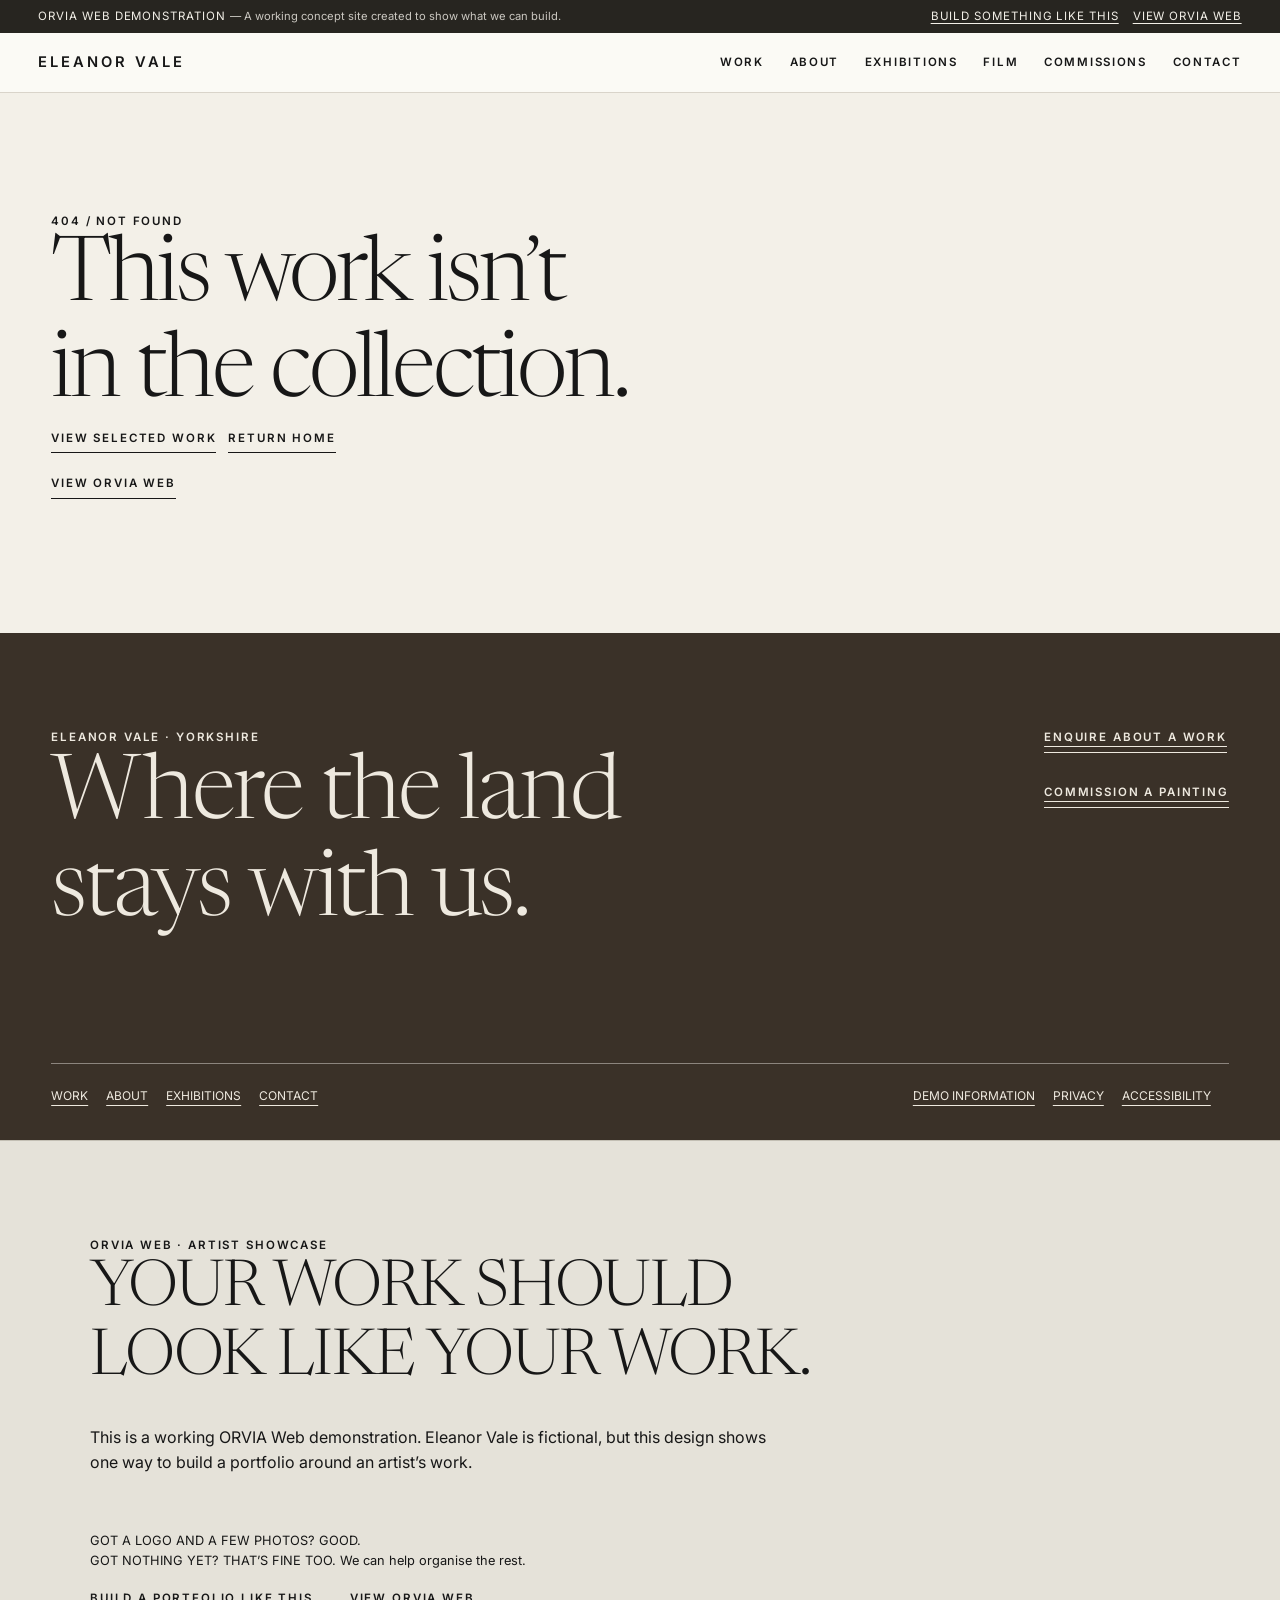
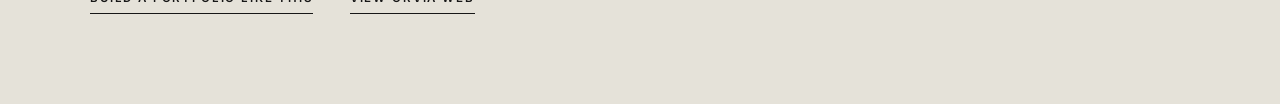
<file: index.html>
<!doctype html><html lang="en"><head><meta charset="utf-8"><meta name="viewport" content="width=device-width, initial-scale=1"><meta name="robots" content="noindex,nofollow"><meta name="description" content="A fictional contemporary artist portfolio created as a working ORVIA Web demonstration."><meta property="og:type" content="website"><meta property="og:image" content="/assets/north-weather.webp"><link rel="preload" as="image" href="/assets/north-weather.webp"><link rel="stylesheet" href="/styles.css"><title>Eleanor Vale — Contemporary Artist Portfolio | ORVIA Web Demonstration</title><link rel="icon" href="/favicon.svg" type="image/svg+xml">
</head><body><div id="app"></div><script src="/app.js" defer></script></body></html>
</file>
<file: styles.css>
@import url('https://fonts.googleapis.com/css2?family=Inter:wght@400;500;600&family=Newsreader:opsz,wght@6..72,300;6..72,400;6..72,500&display=swap');
:root{--canvas:#f3f0e8;--paper:#fbfaf6;--ink:#171717;--moss:#697064;--earth:#8b624c;--brown:#3a3128}*{box-sizing:border-box}html{scroll-behavior:smooth}body{margin:0;background:var(--canvas);color:var(--ink);font-family:Inter,Arial,sans-serif;font-size:16px;line-height:1.6}a{color:inherit;text-decoration:none}button,input,textarea,select{font:inherit}button{cursor:pointer}img{display:block;width:100%;height:auto}a:focus-visible,button:focus-visible,input:focus-visible,textarea:focus-visible,select:focus-visible{outline:2px solid var(--earth);outline-offset:4px}.skip{position:absolute;top:-80px;left:12px;z-index:999;background:#fff;padding:10px}.skip:focus{top:12px}.demo-bar{position:relative;z-index:20;display:flex;align-items:center;justify-content:space-between;gap:12px;padding:7px 3vw;background:#272520;color:#f3f0e8;font-size:.72rem;letter-spacing:.08em}.demo-bar small{color:#cbc8c1;font-size:.7rem;letter-spacing:0}.demo-bar a{text-decoration:underline;text-underline-offset:3px;margin-left:14px}.header{z-index:10;position:sticky;top:0;display:flex;align-items:center;justify-content:space-between;padding:18px 3vw;background:rgba(251,250,246,.96);border-bottom:1px solid #d9d4ca}.brand{font-size:.92rem;font-weight:600;letter-spacing:.2em}.nav{display:flex;gap:clamp(15px,2vw,38px)}.nav a,.menu-trigger{font-size:.72rem;letter-spacing:.15em;font-weight:600}.nav a:hover,.text-link:hover{color:var(--earth)}.menu-trigger{display:none;border:0;background:transparent;color:inherit}.mobile-menu{display:none}.serif,h1,h2,h3,blockquote{font-family:Newsreader,Georgia,serif;font-weight:300;line-height:1.08}h1{font-size:clamp(3rem,7vw,7.5rem);letter-spacing:-.035em;margin:0}h2{font-size:clamp(2.4rem,5vw,5.5rem);letter-spacing:-.025em;margin:0 0 30px}h3{font-size:clamp(1.8rem,3vw,3rem);margin:0}p{margin-top:0}.eyebrow,.meta,.text-link{font-size:.72rem;letter-spacing:.16em;text-transform:uppercase;font-weight:600}.text-link{display:inline-block;border-bottom:1px solid currentColor;padding-bottom:5px}.wrap{width:min(1440px,92%);margin:auto}.narrow{max-width:850px}.pad{padding:clamp(75px,11vw,180px) 0}.intro{padding:clamp(80px,11vw,160px) 0 80px}.intro p{max-width:700px;font-family:Newsreader,Georgia,serif;font-size:clamp(1.5rem,2.7vw,2.8rem);line-height:1.25;margin-top:30px}.hero{height:min(790px,83vh);min-height:560px;position:relative;overflow:hidden;background:#494a43}.hero img{height:100%;object-fit:cover;filter:brightness(.7)}.hero-text{position:absolute;inset:auto 4% 5%;color:#fff;display:flex;align-items:end;justify-content:space-between;gap:25px}.hero h1{font-size:clamp(3rem,8vw,9rem);line-height:.9}.hero .meta{margin-bottom:14px}.hero a{border-bottom:1px solid #fff;padding-bottom:6px}.statement{display:grid;grid-template-columns:1.2fr .8fr;gap:12%;align-items:center}.statement blockquote{font-size:clamp(2.6rem,4.5vw,5rem);letter-spacing:-.025em;margin:24px 0 35px}.statement p{max-width:540px}.statement figure{margin:0;align-self:end}.statement figure img{aspect-ratio:4/5;object-fit:cover}.section-head{display:flex;align-items:end;justify-content:space-between;margin-bottom:55px}.section-head h2{margin:0}.work-layout{display:grid;grid-template-columns:repeat(12,1fr);gap:8vw 2.5vw}.work-item{display:block;grid-column:span 6}.work-item:nth-child(4n+2){grid-column:8/span 5;margin-top:160px}.work-item:nth-child(4n+3){grid-column:2/span 8;margin:55px 0}.work-item:nth-child(4n+4){grid-column:8/span 5;margin-top:70px}.work-item img{width:100%;height:auto;max-height:720px;object-fit:contain;background:#e7e2d7}.work-item:hover img{filter:brightness(.96)}.work-caption{display:flex;justify-content:space-between;gap:20px;border-top:1px solid #bdb7aa;margin-top:12px;padding-top:9px}.work-caption span{display:block;font-size:.72rem;letter-spacing:.1em;text-transform:uppercase}.work-caption strong{font-weight:500}.split{display:grid;grid-template-columns:1fr 1fr;gap:8%;align-items:center}.film-poster{position:relative;background:#353935;aspect-ratio:16/9;overflow:hidden}.film-poster img{width:100%;height:100%;object-fit:cover;filter:brightness(.75)}.film-play{position:absolute;left:50%;top:50%;transform:translate(-50%,-50%);width:78px;height:78px;border:1px solid #fff;color:#fff;background:#17171755;border-radius:50%}.gallery-scale{background:#dfddd5;padding:8vw 12vw}.gallery-wall{background:#e9e6dd;box-shadow:inset 0 0 75px #c5c2b8;display:flex;justify-content:center;align-items:center;padding:8vw 16vw;min-height:520px}.gallery-wall img{max-height:390px;width:auto;max-width:100%;box-shadow:10px 14px 25px #0004;border:7px solid #eee9df}.list-row{display:grid;grid-template-columns:1fr 2fr 1fr;gap:30px;padding:35px 0;border-top:1px solid #aaa69d;align-items:baseline}.list-row:last-child{border-bottom:1px solid #aaa69d}.footer{background:var(--brown);color:#eee9df;padding:90px 4% 35px}.footer-top{display:flex;justify-content:space-between;gap:30px}.footer h2{font-size:clamp(3rem,7vw,7rem)}.footer a{text-decoration:underline;text-underline-offset:5px}.footer-bottom{display:flex;justify-content:space-between;flex-wrap:wrap;gap:20px;border-top:1px solid #8c857e;padding-top:22px;margin-top:90px;font-size:.75rem}.footer-bottom a{margin-right:18px}.sales{background:#e5e2d9;padding:90px 4%;border-top:1px solid #c3bfb4}.sales-inner{max-width:1100px;margin:auto}.sales p{max-width:680px}.sales .small{font-size:.8rem;margin-top:55px}.sales a{margin-right:25px}.art-detail{padding:70px 0}.art-detail .main-art{max-height:83vh;width:auto;max-width:100%;margin:auto;cursor:zoom-in}.detail-meta{display:grid;grid-template-columns:1.3fr 1fr;gap:8%;padding:70px 0}.detail-meta h1{font-size:clamp(3.5rem,7vw,7rem)}.detail-meta dl{display:grid;grid-template-columns:1fr 1fr;gap:6px 25px;font-size:.86rem}.detail-meta dt{color:#69665f}.detail-meta dd{margin:0}.detail-image{max-width:900px;margin:40px auto 100px;overflow:hidden}.detail-image img{width:100%;aspect-ratio:1.65;object-fit:cover;transform:scale(1.65);object-position:center}.pager{display:flex;justify-content:space-between;border-top:1px solid #aaa69d;padding:25px 0}.filters{display:flex;gap:30px;flex-wrap:wrap;margin:25px 0 70px}.filters button{border:0;border-bottom:1px solid transparent;background:none;padding:0 0 7px;text-transform:uppercase;font-size:.75rem;letter-spacing:.12em}.filters button.active{border-color:currentColor}.form{max-width:780px;display:grid;grid-template-columns:1fr 1fr;gap:26px;margin:50px 0}.form label{display:block;font-size:.8rem;font-weight:500}.form input,.form textarea,.form select{width:100%;margin-top:8px;background:transparent;border:0;border-bottom:1px solid #858178;border-radius:0;padding:10px 0;color:var(--ink);font-size:1rem}.form textarea{min-height:115px}.form .wide{grid-column:1/-1}.form button,.quiet-button{border:1px solid var(--ink);padding:13px 22px;background:transparent;color:var(--ink);font-size:.72rem;letter-spacing:.1em;text-transform:uppercase}.notice{font-size:.8rem;background:#e8e3d8;padding:17px;max-width:780px}.viewer{position:fixed;inset:0;z-index:100;background:#171717;display:none;align-items:center;justify-content:center;color:#fff}.viewer.open{display:flex}.viewer img{width:auto;max-width:95vw;max-height:85vh;object-fit:contain;transition:transform .2s}.viewer .controls{position:absolute;bottom:15px;left:0;right:0;display:flex;justify-content:center;gap:15px}.viewer button{background:#171717bb;color:white;border:1px solid #aaa;padding:8px 13px}.viewer .close{position:absolute;top:20px;right:20px}.present{background:#22221f;color:#fff;min-height:calc(100vh - 112px);padding:3vw;display:flex;flex-direction:column}.present-intro{margin:auto;text-align:center}.present-intro h1{font-size:clamp(3rem,7vw,8rem)}.present-intro button{background:none;color:#fff;border:1px solid #777;padding:12px 20px;margin:10px}.present img{height:min(69vh,760px);width:auto;max-width:100%;object-fit:contain;margin:auto}.present-bottom{display:flex;justify-content:space-between;gap:15px;align-items:end}.present-controls{display:flex;gap:12px;flex-wrap:wrap}.present-controls button{background:none;color:#fff;border:0;border-bottom:1px solid #888;padding:8px}.qr{background:white;padding:10px;width:180px}.film-controls{display:flex;gap:15px;margin-top:15px}.film-controls button{background:transparent;border:1px solid #888;padding:7px 12px}.film-frame{background:#1c1c1c;position:relative;aspect-ratio:16/9;overflow:hidden}.film-frame img{width:100%;height:100%;object-fit:cover;filter:brightness(.8)}.film-caption{position:absolute;bottom:20px;left:25px;color:#fff;background:#0009;padding:5px 10px}.missing{min-height:60vh;display:flex;flex-direction:column;justify-content:center}.smallprint{font-size:.82rem;color:#56544f}.about-photo{aspect-ratio:4/5;object-fit:cover}.steps{display:grid;grid-template-columns:repeat(4,1fr);gap:30px}.steps>div{border-top:1px solid #999;padding-top:14px}.steps h3{font-size:1.8rem;margin:25px 0}.hero-caption{position:absolute;right:4%;top:5%;color:#fff}.mobile-menu.open{display:flex}.sr-only{position:absolute;width:1px;height:1px;overflow:hidden;clip:rect(0,0,0,0)}@media(max-width:800px){.nav{display:none}.menu-trigger{display:block}.mobile-menu{position:fixed;z-index:50;inset:0;background:var(--paper);padding:80px 6% 40px;flex-direction:column;gap:12px}.mobile-menu a{font-family:Newsreader,Georgia,serif;font-size:clamp(2.6rem,10vw,5rem)}.mobile-menu button{align-self:end;position:absolute;top:22px;right:6%;border:0;background:none;font-size:1.1rem}.demo-bar{flex-wrap:wrap}.demo-bar small{display:none}.hero{height:76vh;min-height:480px}.hero-text{display:block}.hero-text a{display:inline-block;margin-top:27px}.statement,.split,.detail-meta{grid-template-columns:1fr}.statement figure{max-width:65%;margin-left:auto}.work-layout{display:block}.work-item,.work-item:nth-child(n){display:block;margin:0 0 75px;width:100%}.work-item:nth-child(2n){width:78%;margin-left:auto}.section-head{align-items:start;gap:30px}.gallery-wall{min-height:310px;padding:12vw}.gallery-scale{padding:8vw}.steps{grid-template-columns:1fr 1fr}.list-row{grid-template-columns:1fr 2fr}.list-row span:last-child{grid-column:2}.footer-top{display:block}.form{grid-template-columns:1fr}.form label{grid-column:1!important}.present-bottom{display:block}.present-controls{margin-top:15px}.present img{height:59vh}.art-detail .main-art{max-height:72vh}}@media(max-width:480px){.brand{font-size:.75rem}.hero{height:72vh}.hero h1{font-size:3.3rem}.statement figure{max-width:80%}.work-item:nth-child(n){width:100%}.section-head{display:block}.section-head a{margin-top:15px}.steps{grid-template-columns:1fr}.list-row{display:block}.list-row>*{display:block;margin-bottom:8px}.footer-bottom{display:block}.footer-bottom a{display:inline-block;margin-bottom:10px}.present{min-height:calc(100dvh - 112px)}.present img{height:54vh}.demo-bar{font-size:.62rem}.demo-bar a{margin-left:6px}}
@media(prefers-reduced-motion:reduce){html{scroll-behavior:auto}*,*:before,*:after{animation-duration:.01ms!important;transition-duration:.01ms!important}}
.main-image-button img{width:auto;max-width:100%;max-height:83vh;margin:auto;object-fit:contain}.film-controls button:disabled{opacity:.48;cursor:not-allowed}.viewer img{transform-origin:center center}

.film-frame--video video{display:block;width:100%;aspect-ratio:16/9;object-fit:cover;background:#1c1c1c}.film-fallback{position:absolute;inset:0}.film-fallback img{width:100%;height:100%;object-fit:cover;filter:brightness(.8)}.film-note{margin-top:12px}.film-fallback[hidden]{display:none!important}
</file>
